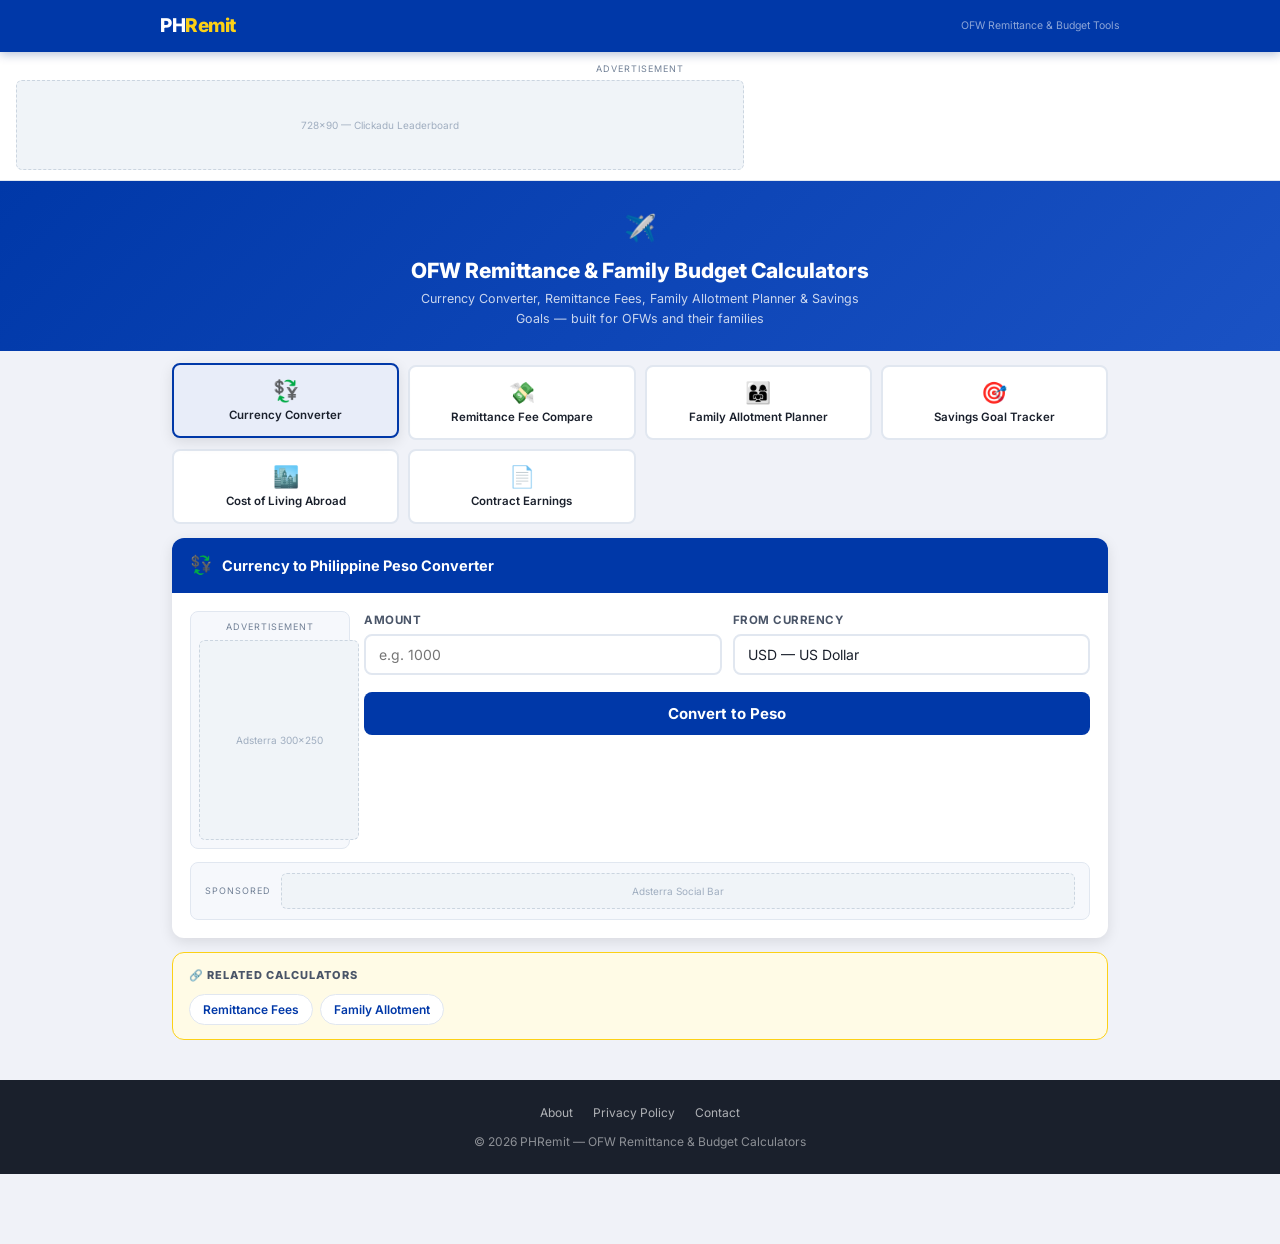
<file: index.html>
<!DOCTYPE html>
<html lang="en">
<head>
  <!-- Google tag (gtag.js) -->
<script async src="https://www.googletagmanager.com/gtag/js?id=G-ZJHF90VZEN"></script>
<script>
  window.dataLayer = window.dataLayer || [];
  function gtag(){dataLayer.push(arguments);}
  gtag('js', new Date());

  gtag('config', 'G-ZJHF90VZEN');
</script>
<meta charset="UTF-8">
<meta name="viewport" content="width=device-width, initial-scale=1.0">
<meta name="description" content="PHRemit - Free OFW remittance calculators. Currency converter, remittance fee comparison, family budget planner, savings goal tracker for overseas Filipino workers.">
<meta name="keywords" content="ofw remittance calculator, peso dollar converter, remittance fee comparison philippines, ofw budget planner, balikbayan box calculator">
<title>PHRemit — OFW Remittance & Budget Calculators 2026</title>
<!-- <script src="//cdn.monetag.com/multitag.js?z={MONETAG_PUBLISHER_ID}" async></script> -->
<link href="https://fonts.googleapis.com/css2?family=Inter:wght@400;500;600;700;800&display=swap" rel="stylesheet">
<link rel="stylesheet" href="style.css">
</head>
<body>
<header class="site-header">
  <div class="header-inner">
    <a class="logo" href="index.html">PH<span>Remit</span></a>
    <span class="header-tagline">OFW Remittance & Budget Tools</span>
  </div>
</header>
<div class="ad-leaderboard">
  <span class="ad-label">Advertisement</span>
  <!-- CLICKADU 728x90 LEADERBOARD START -->
  <!-- <script async type="application/javascript" src="//cdn.clickadu.com/banner.js?id={CLICKADU_ZONE_ID}"></script> -->
  <!-- CLICKADU 728x90 LEADERBOARD END -->
  <div style="width:728px;height:90px;" class="ph-placeholder">728×90 — Clickadu Leaderboard</div>
</div>
<div class="hero">
  <span class="hero-flag">✈️</span>
  <h1>OFW Remittance & Family Budget Calculators</h1>
  <p>Currency Converter, Remittance Fees, Family Allotment Planner & Savings Goals — built for OFWs and their families</p>
</div>
<div class="main-wrap">
  <div class="tool-grid">
    <button class="tool-btn active" onclick="showTool('currency')" id="btn-currency"><span class="tool-icon">💱</span><span class="tool-name">Currency Converter</span></button>
    <button class="tool-btn" onclick="showTool('remitfee')" id="btn-remitfee"><span class="tool-icon">💸</span><span class="tool-name">Remittance Fee Compare</span></button>
    <button class="tool-btn" onclick="showTool('allotment')" id="btn-allotment"><span class="tool-icon">👨‍👩‍👧</span><span class="tool-name">Family Allotment Planner</span></button>
    <button class="tool-btn" onclick="showTool('savings')" id="btn-savings"><span class="tool-icon">🎯</span><span class="tool-name">Savings Goal Tracker</span></button>
    <button class="tool-btn" onclick="showTool('costliving')" id="btn-costliving"><span class="tool-icon">🏙️</span><span class="tool-name">Cost of Living Abroad</span></button>
    <button class="tool-btn" onclick="showTool('contract')" id="btn-contract"><span class="tool-icon">📄</span><span class="tool-name">Contract Earnings</span></button>
  </div>

  <div class="tool-section active" id="tool-currency">
    <div class="calc-card">
      <div class="calc-header"><span class="calc-icon">💱</span><h2>Currency to Philippine Peso Converter</h2></div>
      <div class="calc-body">
        <div class="ad-native-wrap">
          <div class="ad-native-side"><div class="ad-box"><span class="ad-label">Advertisement</span><div style="width:160px;height:200px;" class="ph-placeholder">Adsterra 300×250</div></div></div>
          <div class="ad-main">
            <div class="form-row">
              <div class="form-group"><label>Amount</label><input type="number" id="cur-amount" placeholder="e.g. 1000" min="0"></div>
              <div class="form-group"><label>From Currency</label>
                <select id="cur-from">
                  <option value="usd">USD — US Dollar</option>
                  <option value="sar">SAR — Saudi Riyal</option>
                  <option value="aed">AED — UAE Dirham</option>
                  <option value="hkd">HKD — Hong Kong Dollar</option>
                  <option value="sgd">SGD — Singapore Dollar</option>
                  <option value="jpy">JPY — Japanese Yen</option>
                  <option value="kwd">KWD — Kuwaiti Dinar</option>
                  <option value="qar">QAR — Qatari Riyal</option>
                  <option value="eur">EUR — Euro</option>
                  <option value="cad">CAD — Canadian Dollar</option>
                </select>
              </div>
            </div>
            <button class="btn-calc" onclick="calcCurrency()">Convert to Peso</button>
            <div class="result-box" id="cur-result">
              <div class="result-title">Conversion Result (Indicative Rate)</div>
              <div class="result-row"><span class="result-label">Amount Sent</span><span class="result-value" id="r-cur-original">—</span></div>
              <div class="result-row"><span class="result-label">Exchange Rate</span><span class="result-value" id="r-cur-rate">—</span></div>
              <div class="result-row"><span class="result-label">💰 Converted to PHP</span><span class="result-value" id="r-cur-result" style="font-size:18px;">—</span></div>
              <p style="font-size:11px;color:#718096;margin-top:8px;">* Indicative mid-market rate only. Actual remittance rate will differ — check your provider for exact rates.</p>
              <div class="action-btns">
                <a class="btn-action" href="#" onclick="return handleDirectLink('adsterra')" target="_blank" rel="noopener">📥 Save Result</a>
                <a class="btn-action" href="#" onclick="return handleDirectLink('mobidea')" target="_blank" rel="noopener">📤 Share</a>
                <button class="btn-action" onclick="showTool('remitfee')">Compare Fees →</button>
              </div>
            </div>
          </div>
        </div>
        <div class="ad-social-bar"><span class="ad-label">Sponsored</span><div style="width:100%;height:36px;" class="ph-placeholder">Adsterra Social Bar</div></div>
      </div>
    </div>
    <div class="related-tools"><h4>🔗 Related Calculators</h4><div class="related-list">
      <span class="related-link" onclick="showTool('remitfee')">Remittance Fees</span>
      <span class="related-link" onclick="showTool('allotment')">Family Allotment</span>
    </div></div>
  </div>

  <div class="tool-section" id="tool-remitfee">
    <div class="calc-card">
      <div class="calc-header"><span class="calc-icon">💸</span><h2>Remittance Fee Comparison Calculator</h2></div>
      <div class="calc-body">
        <div class="ad-native-wrap">
          <div class="ad-native-side"><div class="ad-box"><span class="ad-label">Advertisement</span><div style="width:160px;height:200px;" class="ph-placeholder">Adsterra 300×250</div></div></div>
          <div class="ad-main">
            <div class="form-group"><label>Amount to Send (USD)</label><input type="number" id="fee-amount" placeholder="e.g. 500" min="0"></div>
            <button class="btn-calc" onclick="calcRemitFee()">Compare Estimated Fees</button>
            <div class="result-box" id="fee-result">
              <div class="result-title">Estimated Fee Comparison (Typical Ranges)</div>
              <div class="result-row"><span class="result-label">Bank Wire Transfer</span><span class="result-value red" id="r-fee-bank">—</span></div>
              <div class="result-row"><span class="result-label">Remittance Center (Door-to-Door)</span><span class="result-value red" id="r-fee-center">—</span></div>
              <div class="result-row"><span class="result-label">Digital Wallet Transfer</span><span class="result-value red" id="r-fee-digital">—</span></div>
              <div class="result-row"><span class="result-label">Cheapest Option (Est.)</span><span class="result-value green" id="r-fee-cheapest">—</span></div>
              <p style="font-size:11px;color:#718096;margin-top:8px;">* Estimates only, based on typical industry fee ranges. Actual fees vary by provider and corridor.</p>
              <div class="action-btns">
                <a class="btn-action" href="#" onclick="return handleDirectLink('adsterra')" target="_blank" rel="noopener">📥 Save Result</a>
                <a class="btn-action" href="#" onclick="return handleDirectLink('mobidea')" target="_blank" rel="noopener">📤 Share</a>
                <button class="btn-action" onclick="showTool('currency')">Currency Converter →</button>
              </div>
            </div>
          </div>
        </div>
        <div class="ad-social-bar"><span class="ad-label">Sponsored</span><div style="width:100%;height:36px;" class="ph-placeholder">Adsterra Social Bar</div></div>
      </div>
    </div>
    <div class="related-tools"><h4>🔗 Related Calculators</h4><div class="related-list">
      <span class="related-link" onclick="showTool('currency')">Currency Converter</span>
      <span class="related-link" onclick="showTool('allotment')">Family Allotment</span>
    </div></div>
  </div>

  <div class="tool-section" id="tool-allotment">
    <div class="calc-card">
      <div class="calc-header"><span class="calc-icon">👨‍👩‍👧</span><h2>Family Allotment Budget Planner</h2></div>
      <div class="calc-body">
        <div class="ad-native-wrap">
          <div class="ad-native-side"><div class="ad-box"><span class="ad-label">Advertisement</span><div style="width:160px;height:200px;" class="ph-placeholder">Adsterra 300×250</div></div></div>
          <div class="ad-main">
            <div class="form-group"><label>Monthly Remittance Amount (PHP)</label><input type="number" id="allot-total" placeholder="e.g. 30000" min="0"></div>
            <div class="form-group"><label>Number of Dependents</label><input type="number" id="allot-deps" placeholder="e.g. 3" min="1" max="10"></div>
            <button class="btn-calc" onclick="calcAllotment()">Generate Budget Plan</button>
            <div class="result-box" id="allot-result">
              <div class="result-title">Suggested Monthly Budget Allocation</div>
              <div class="result-row"><span class="result-label">Food & Household (40%)</span><span class="result-value" id="r-allot-food">—</span></div>
              <div class="result-row"><span class="result-label">Education (20%)</span><span class="result-value" id="r-allot-edu">—</span></div>
              <div class="result-row"><span class="result-label">Utilities & Bills (15%)</span><span class="result-value" id="r-allot-bills">—</span></div>
              <div class="result-row"><span class="result-label">Savings (15%)</span><span class="result-value green" id="r-allot-savings">—</span></div>
              <div class="result-row"><span class="result-label">Emergency Fund (10%)</span><span class="result-value" id="r-allot-emergency">—</span></div>
              <div class="action-btns">
                <a class="btn-action" href="#" onclick="return handleDirectLink('adsterra')" target="_blank" rel="noopener">📥 Save Plan</a>
                <a class="btn-action" href="#" onclick="return handleDirectLink('mobidea')" target="_blank" rel="noopener">📤 Share</a>
                <button class="btn-action" onclick="showTool('savings')">Savings Goal →</button>
              </div>
            </div>
          </div>
        </div>
        <div class="ad-social-bar"><span class="ad-label">Sponsored</span><div style="width:100%;height:36px;" class="ph-placeholder">Adsterra Social Bar</div></div>
      </div>
    </div>
    <div class="related-tools"><h4>🔗 Related Calculators</h4><div class="related-list">
      <span class="related-link" onclick="showTool('savings')">Savings Goal</span>
      <span class="related-link" onclick="showTool('remitfee')">Remittance Fees</span>
    </div></div>
  </div>

  <div class="tool-section" id="tool-savings">
    <div class="calc-card">
      <div class="calc-header"><span class="calc-icon">🎯</span><h2>OFW Savings Goal Tracker</h2></div>
      <div class="calc-body">
        <div class="ad-native-wrap">
          <div class="ad-native-side"><div class="ad-box"><span class="ad-label">Advertisement</span><div style="width:160px;height:200px;" class="ph-placeholder">Adsterra 300×250</div></div></div>
          <div class="ad-main">
            <div class="form-group"><label>Savings Goal (PHP)</label><input type="number" id="sav-goal" placeholder="e.g. 500000" min="0"></div>
            <div class="form-group"><label>Current Savings (PHP)</label><input type="number" id="sav-current" placeholder="e.g. 50000" min="0"></div>
            <div class="form-group"><label>Monthly Savings Amount (PHP)</label><input type="number" id="sav-monthly" placeholder="e.g. 15000" min="0"></div>
            <button class="btn-calc" onclick="calcSavings()">Calculate Time to Goal</button>
            <div class="result-box" id="sav-result">
              <div class="result-title">Savings Timeline</div>
              <div class="result-row"><span class="result-label">Amount Remaining</span><span class="result-value" id="r-sav-remaining">—</span></div>
              <div class="result-row"><span class="result-label">Months to Reach Goal</span><span class="result-value" id="r-sav-months" style="font-size:18px;">—</span></div>
              <div class="result-row"><span class="result-label">Estimated Date</span><span class="result-value green" id="r-sav-date">—</span></div>
              <div class="action-btns">
                <a class="btn-action" href="#" onclick="return handleDirectLink('adsterra')" target="_blank" rel="noopener">📥 Save Result</a>
                <a class="btn-action" href="#" onclick="return handleDirectLink('mobidea')" target="_blank" rel="noopener">📤 Share</a>
                <button class="btn-action" onclick="showTool('allotment')">Allotment Planner →</button>
              </div>
            </div>
          </div>
        </div>
        <div class="ad-social-bar"><span class="ad-label">Sponsored</span><div style="width:100%;height:36px;" class="ph-placeholder">Adsterra Social Bar</div></div>
      </div>
    </div>
    <div class="related-tools"><h4>🔗 Related Calculators</h4><div class="related-list">
      <span class="related-link" onclick="showTool('allotment')">Family Allotment</span>
      <span class="related-link" onclick="showTool('contract')">Contract Earnings</span>
    </div></div>
  </div>

  <div class="tool-section" id="tool-costliving">
    <div class="calc-card">
      <div class="calc-header"><span class="calc-icon">🏙️</span><h2>Cost of Living Comparison</h2></div>
      <div class="calc-body">
        <div class="ad-native-wrap">
          <div class="ad-native-side"><div class="ad-box"><span class="ad-label">Advertisement</span><div style="width:160px;height:200px;" class="ph-placeholder">Adsterra 300×250</div></div></div>
          <div class="ad-main">
            <div class="form-group"><label>Monthly Income Abroad</label><input type="number" id="col-income" placeholder="e.g. 2000" min="0"></div>
            <div class="form-group"><label>Currency</label>
              <select id="col-currency">
                <option value="usd">USD</option><option value="sar">SAR</option><option value="aed">AED</option>
                <option value="hkd">HKD</option><option value="sgd">SGD</option>
              </select>
            </div>
            <div class="form-group"><label>Estimated Monthly Living Cost Abroad</label><input type="number" id="col-cost" placeholder="e.g. 800" min="0"></div>
            <button class="btn-calc" onclick="calcCostLiving()">Calculate Disposable Income</button>
            <div class="result-box" id="col-result">
              <div class="result-title">Disposable Income for Remittance</div>
              <div class="result-row"><span class="result-label">Income (PHP equivalent)</span><span class="result-value" id="r-col-income">—</span></div>
              <div class="result-row"><span class="result-label">Living Costs (PHP equivalent)</span><span class="result-value red" id="r-col-cost">—</span></div>
              <div class="result-row"><span class="result-label">💰 Disposable for Remittance</span><span class="result-value green" id="r-col-disposable" style="font-size:17px;">—</span></div>
              <div class="action-btns">
                <a class="btn-action" href="#" onclick="return handleDirectLink('adsterra')" target="_blank" rel="noopener">📥 Save Result</a>
                <a class="btn-action" href="#" onclick="return handleDirectLink('mobidea')" target="_blank" rel="noopener">📤 Share</a>
                <button class="btn-action" onclick="showTool('allotment')">Allotment Planner →</button>
              </div>
            </div>
          </div>
        </div>
        <div class="ad-social-bar"><span class="ad-label">Sponsored</span><div style="width:100%;height:36px;" class="ph-placeholder">Adsterra Social Bar</div></div>
      </div>
    </div>
    <div class="related-tools"><h4>🔗 Related Calculators</h4><div class="related-list">
      <span class="related-link" onclick="showTool('currency')">Currency Converter</span>
      <span class="related-link" onclick="showTool('allotment')">Family Allotment</span>
    </div></div>
  </div>

  <div class="tool-section" id="tool-contract">
    <div class="calc-card">
      <div class="calc-header"><span class="calc-icon">📄</span><h2>Overseas Contract Total Earnings Calculator</h2></div>
      <div class="calc-body">
        <div class="ad-native-wrap">
          <div class="ad-native-side"><div class="ad-box"><span class="ad-label">Advertisement</span><div style="width:160px;height:200px;" class="ph-placeholder">Adsterra 300×250</div></div></div>
          <div class="ad-main">
            <div class="form-row">
              <div class="form-group"><label>Monthly Salary</label><input type="number" id="con-salary" placeholder="e.g. 2000" min="0"></div>
              <div class="form-group"><label>Currency</label>
                <select id="con-currency"><option value="usd">USD</option><option value="sar">SAR</option><option value="aed">AED</option><option value="hkd">HKD</option><option value="sgd">SGD</option></select>
              </div>
            </div>
            <div class="form-group"><label>Contract Duration (Months)</label><input type="number" id="con-months" placeholder="e.g. 24" min="1" max="60"></div>
            <button class="btn-calc" onclick="calcContract()">Calculate Total Contract Earnings</button>
            <div class="result-box" id="con-result">
              <div class="result-title">Total Contract Value</div>
              <div class="result-row"><span class="result-label">Monthly Salary (PHP)</span><span class="result-value" id="r-con-monthly">—</span></div>
              <div class="result-row"><span class="result-label">Contract Duration</span><span class="result-value" id="r-con-duration">—</span></div>
              <div class="result-row"><span class="result-label">💰 Total Contract Earnings (PHP)</span><span class="result-value" id="r-con-total" style="font-size:17px;">—</span></div>
              <div class="action-btns">
                <a class="btn-action" href="#" onclick="return handleDirectLink('adsterra')" target="_blank" rel="noopener">📥 Save Result</a>
                <a class="btn-action" href="#" onclick="return handleDirectLink('mobidea')" target="_blank" rel="noopener">📤 Share</a>
                <button class="btn-action" onclick="showTool('savings')">Savings Goal →</button>
              </div>
            </div>
          </div>
        </div>
        <div class="ad-social-bar"><span class="ad-label">Sponsored</span><div style="width:100%;height:36px;" class="ph-placeholder">Adsterra Social Bar</div></div>
      </div>
    </div>
    <div class="related-tools"><h4>🔗 Related Calculators</h4><div class="related-list">
      <span class="related-link" onclick="showTool('savings')">Savings Goal</span>
      <span class="related-link" onclick="showTool('currency')">Currency Converter</span>
    </div></div>
  </div>
</div>

<div class="ad-sticky-mobile"><span class="ad-label">Advertisement</span><div style="width:320px;height:50px;margin:0 auto;" class="ph-placeholder">320×50 Mobile Banner</div></div>

<footer class="site-footer">
  <div class="footer-links"><a href="about.html">About</a><a href="privacy.html">Privacy Policy</a><a href="contact.html">Contact</a></div>
  <div>© 2026 PHRemit — OFW Remittance & Budget Calculators</div>
</footer>

<!-- <script async src="//cdn.adsterra.com/js/pop-ad.js?z={ADSTERRA_ZONE_ID}"></script> -->
<!-- <script async src="//cdn.propellerads.com/interstitial.js?id={PROPELLERADS_ZONE_ID}"></script> -->
<!-- <script async src="//cdn.propellerads.com/pushsub.js?id={PROPELLERADS_PUSH_ID}"></script> -->

<script>
function showTool(name) {
  document.querySelectorAll('.tool-section').forEach(s => s.classList.remove('active'));
  document.querySelectorAll('.tool-btn').forEach(b => b.classList.remove('active'));
  document.getElementById('tool-' + name).classList.add('active');
  document.getElementById('btn-' + name).classList.add('active');
  window.scrollTo({ top: 0, behavior: 'smooth' });
}
function handleDirectLink(network) {
  const links = { adsterra: 'https://www.adsterra.com/direct-link/?YOUR_ADSTERRA_DIRECT_LINK_HERE', mobidea: 'https://ml.mobidea.com/r/smartlink/?YOUR_MOBIDEA_SMARTLINK_HERE' };
  if (links[network].includes('YOUR_')) return false;
  window.open(links[network], '_blank', 'noopener');
  return false;
}
function fmt(n) { return '₱ ' + Math.round(n).toLocaleString('en-PH'); }

const RATES = { usd:57.8, sar:15.4, aed:15.7, hkd:7.4, sgd:43.2, jpy:0.39, kwd:188.5, qar:15.9, eur:62.9, cad:42.1 };

function calcCurrency() {
  const amt = parseFloat(document.getElementById('cur-amount').value) || 0;
  const from = document.getElementById('cur-from').value;
  if (!amt) { alert('Please enter an amount.'); return; }
  const rate = RATES[from];
  const result = amt * rate;
  document.getElementById('r-cur-original').textContent = amt.toLocaleString() + ' ' + from.toUpperCase();
  document.getElementById('r-cur-rate').textContent = '1 ' + from.toUpperCase() + ' ≈ ₱' + rate;
  document.getElementById('r-cur-result').textContent = fmt(result);
  document.getElementById('cur-result').classList.add('show');
}

function calcRemitFee() {
  const amt = parseFloat(document.getElementById('fee-amount').value) || 0;
  if (!amt) { alert('Please enter an amount.'); return; }
  const bank = amt * 0.03 + 25;
  const center = amt * 0.015 + 5;
  const digital = amt * 0.01 + 2;
  document.getElementById('r-fee-bank').textContent = '$' + bank.toFixed(2);
  document.getElementById('r-fee-center').textContent = '$' + center.toFixed(2);
  document.getElementById('r-fee-digital').textContent = '$' + digital.toFixed(2);
  document.getElementById('r-fee-cheapest').textContent = 'Digital Wallet — $' + digital.toFixed(2);
  document.getElementById('fee-result').classList.add('show');
}

function calcAllotment() {
  const total = parseFloat(document.getElementById('allot-total').value) || 0;
  if (!total) { alert('Please enter a monthly amount.'); return; }
  document.getElementById('r-allot-food').textContent = fmt(total * 0.40);
  document.getElementById('r-allot-edu').textContent = fmt(total * 0.20);
  document.getElementById('r-allot-bills').textContent = fmt(total * 0.15);
  document.getElementById('r-allot-savings').textContent = fmt(total * 0.15);
  document.getElementById('r-allot-emergency').textContent = fmt(total * 0.10);
  document.getElementById('allot-result').classList.add('show');
}

function calcSavings() {
  const goal = parseFloat(document.getElementById('sav-goal').value) || 0;
  const current = parseFloat(document.getElementById('sav-current').value) || 0;
  const monthly = parseFloat(document.getElementById('sav-monthly').value) || 0;
  if (!goal || !monthly) { alert('Please fill in goal and monthly savings.'); return; }
  const remaining = goal - current;
  if (remaining <= 0) { alert('You have already reached your goal!'); return; }
  const months = Math.ceil(remaining / monthly);
  const targetDate = new Date();
  targetDate.setMonth(targetDate.getMonth() + months);
  document.getElementById('r-sav-remaining').textContent = fmt(remaining);
  document.getElementById('r-sav-months').textContent = months + ' months';
  document.getElementById('r-sav-date').textContent = targetDate.toLocaleDateString('en-US', {month:'long', year:'numeric'});
  document.getElementById('sav-result').classList.add('show');
}

function calcCostLiving() {
  const income = parseFloat(document.getElementById('col-income').value) || 0;
  const currency = document.getElementById('col-currency').value;
  const cost = parseFloat(document.getElementById('col-cost').value) || 0;
  if (!income || !cost) { alert('Please fill all fields.'); return; }
  const rate = RATES[currency];
  const incomePhp = income * rate;
  const costPhp = cost * rate;
  const disposable = incomePhp - costPhp;
  document.getElementById('r-col-income').textContent = fmt(incomePhp);
  document.getElementById('r-col-cost').textContent = fmt(costPhp);
  document.getElementById('r-col-disposable').textContent = fmt(disposable);
  document.getElementById('col-result').classList.add('show');
}

function calcContract() {
  const salary = parseFloat(document.getElementById('con-salary').value) || 0;
  const currency = document.getElementById('con-currency').value;
  const months = parseFloat(document.getElementById('con-months').value) || 0;
  if (!salary || !months) { alert('Please fill all fields.'); return; }
  const rate = RATES[currency];
  const monthlyPhp = salary * rate;
  const total = monthlyPhp * months;
  document.getElementById('r-con-monthly').textContent = fmt(monthlyPhp);
  document.getElementById('r-con-duration').textContent = months + ' months';
  document.getElementById('r-con-total').textContent = fmt(total);
  document.getElementById('con-result').classList.add('show');
}
</script>
</body>
</html>
</file>
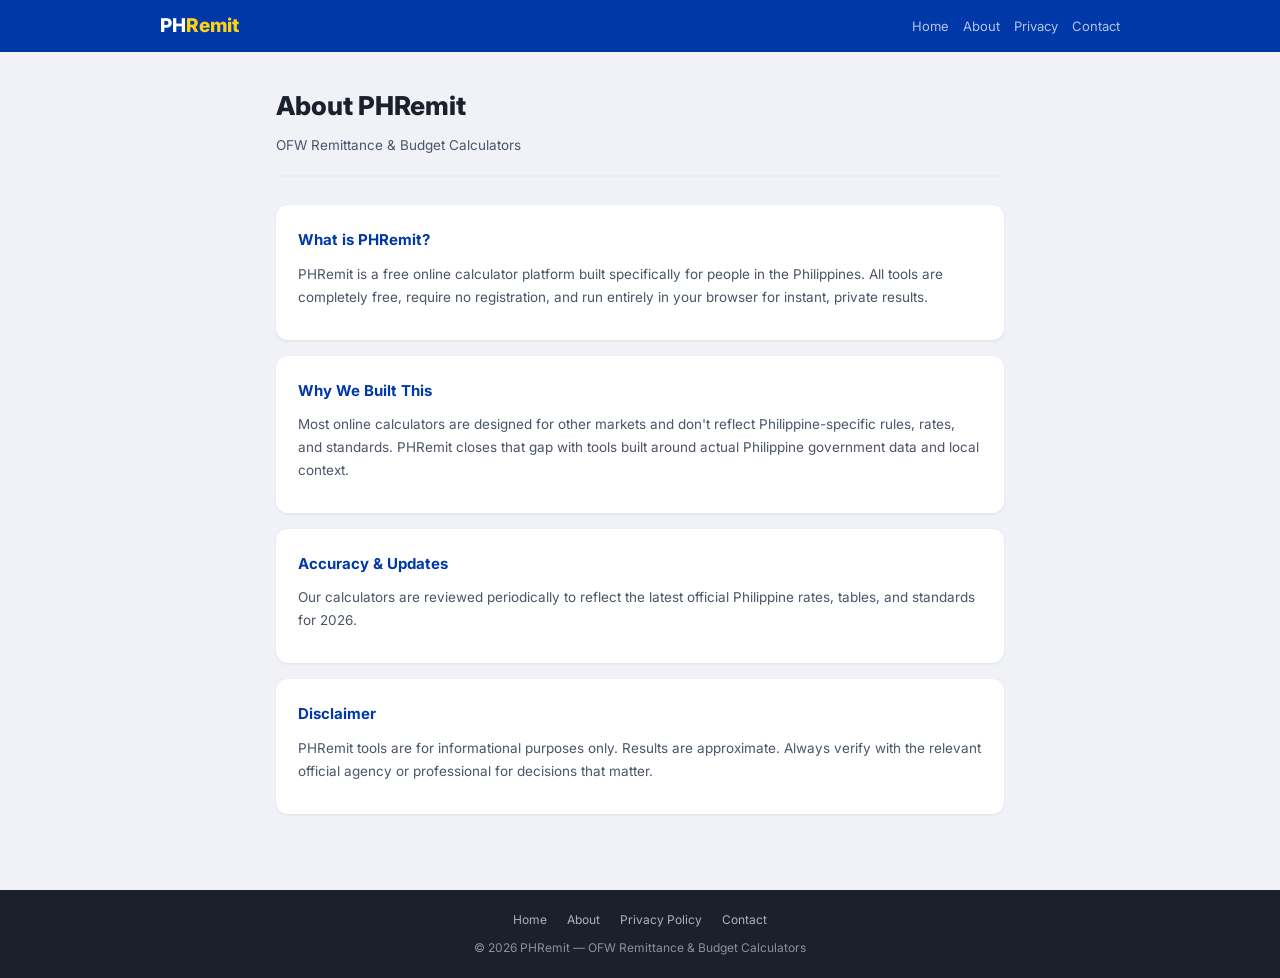
<file: about.html>
<!DOCTYPE html><html lang="en"><head><meta charset="UTF-8"><meta name="viewport" content="width=device-width, initial-scale=1.0">
<meta name="description" content="About PHRemit - OFW Remittance & Budget Calculators">
<title>About Us — PHRemit</title>
<link href="https://fonts.googleapis.com/css2?family=Inter:wght@400;500;600;700&display=swap" rel="stylesheet">
<style>
:root{--primary:#0038a8;--primary-pale:#e8edf9;--border:#e1e7f0;--text:#1a202c;--text2:#4a5568;--bg:#f0f2f8;--gold:#fcd116;}
*{box-sizing:border-box;margin:0;padding:0;}body{font-family:'Inter',sans-serif;background:var(--bg);color:var(--text);font-size:14px;line-height:1.7;}
.site-header{background:var(--primary);padding:0 16px;}.header-inner{max-width:960px;margin:0 auto;height:52px;display:flex;align-items:center;justify-content:space-between;}
.logo{font-size:19px;font-weight:800;color:#fff;text-decoration:none;}.logo span{color:var(--gold);}
.nav a{color:rgba(255,255,255,.7);text-decoration:none;font-size:13px;margin-left:14px;}.nav a:hover{color:#fff;}
.main-wrap{max-width:760px;margin:0 auto;padding:32px 16px 60px;}.page-title{font-size:26px;font-weight:800;margin-bottom:6px;}
.page-sub{font-size:13.5px;color:var(--text2);margin-bottom:28px;padding-bottom:18px;border-bottom:2px solid var(--primary-pale);}
.card{background:#fff;border-radius:12px;padding:22px;margin-bottom:16px;box-shadow:0 1px 3px rgba(0,0,0,.08);}
.card h2{font-size:15px;font-weight:700;color:var(--primary);margin-bottom:10px;}.card p{font-size:13.5px;color:var(--text2);margin-bottom:9px;}
.card ul{padding-left:18px;}.card ul li{font-size:13.5px;color:var(--text2);margin-bottom:5px;}
.site-footer{background:var(--text);color:rgba(255,255,255,.5);text-align:center;padding:20px 16px;font-size:12px;}
.site-footer a{color:rgba(255,255,255,.65);text-decoration:none;margin:0 10px;}
</style></head><body>
<header class="site-header"><div class="header-inner"><a class="logo" href="index.html">PH<span>Remit</span></a>
<nav class="nav"><a href="index.html">Home</a><a href="about.html">About</a><a href="privacy.html">Privacy</a><a href="contact.html">Contact</a></nav></div></header>
<div class="main-wrap">
<div class="page-title">About PHRemit</div>
<div class="page-sub">OFW Remittance & Budget Calculators</div>
<div class="card"><h2>What is PHRemit?</h2>
<p>PHRemit is a free online calculator platform built specifically for people in the Philippines. All tools are completely free, require no registration, and run entirely in your browser for instant, private results.</p></div>
<div class="card"><h2>Why We Built This</h2>
<p>Most online calculators are designed for other markets and don't reflect Philippine-specific rules, rates, and standards. PHRemit closes that gap with tools built around actual Philippine government data and local context.</p></div>
<div class="card"><h2>Accuracy & Updates</h2>
<p>Our calculators are reviewed periodically to reflect the latest official Philippine rates, tables, and standards for 2026.</p></div>
<div class="card"><h2>Disclaimer</h2>
<p>PHRemit tools are for informational purposes only. Results are approximate. Always verify with the relevant official agency or professional for decisions that matter.</p></div>
</div>
<footer class="site-footer"><div style="margin-bottom:8px;"><a href="index.html">Home</a><a href="about.html">About</a><a href="privacy.html">Privacy Policy</a><a href="contact.html">Contact</a></div>
© 2026 PHRemit — OFW Remittance & Budget Calculators</footer>
</body></html>
</file>
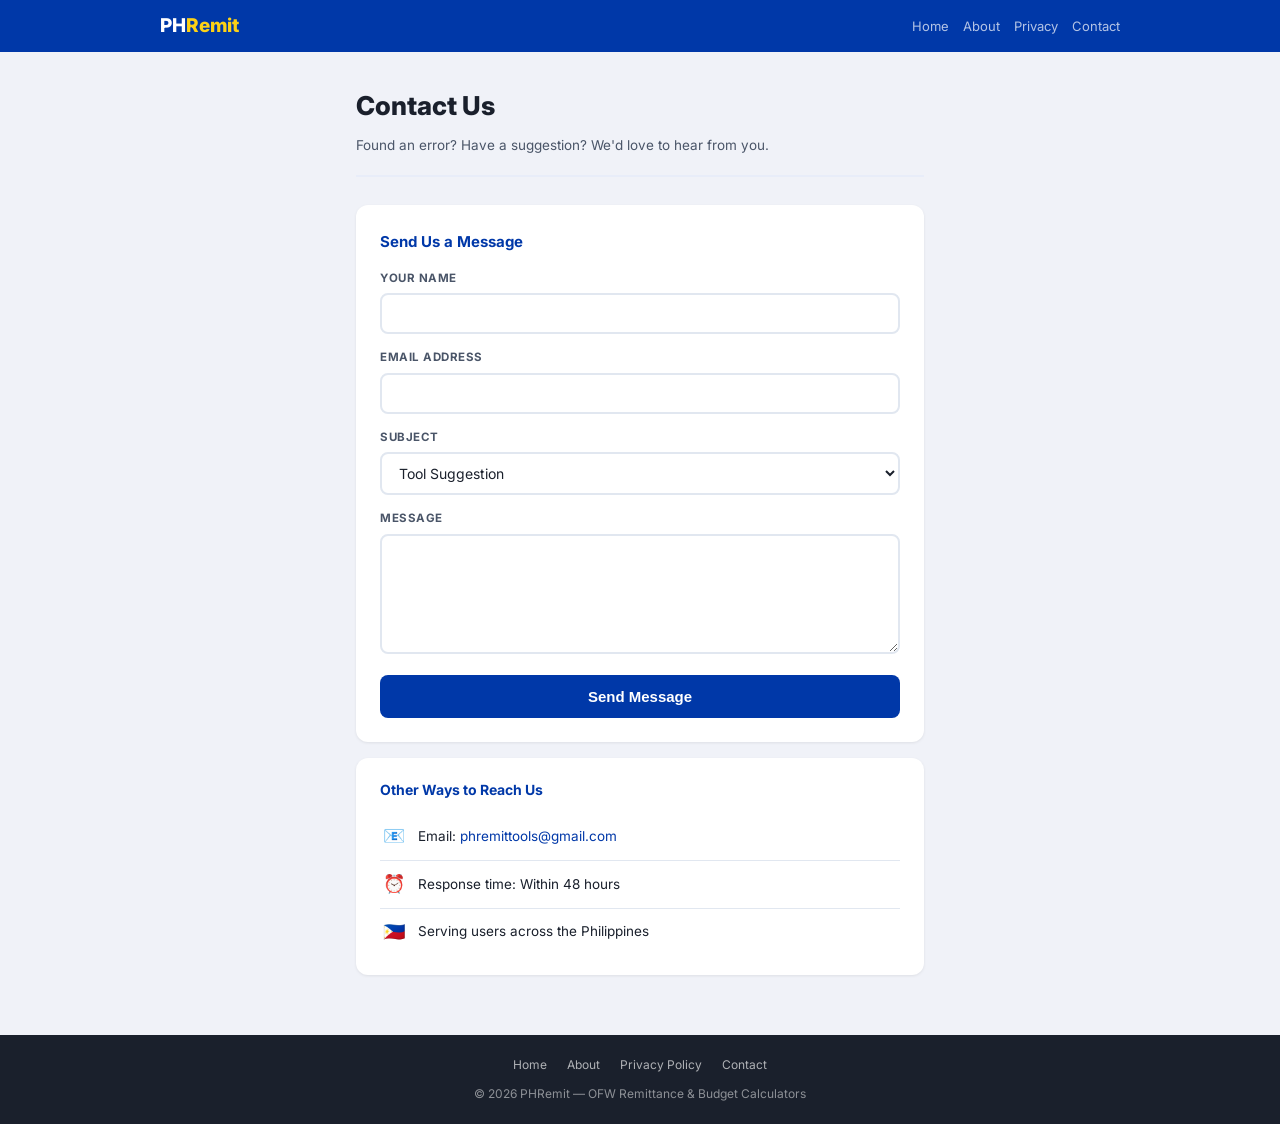
<file: contact.html>
<!DOCTYPE html><html lang="en"><head><meta charset="UTF-8"><meta name="viewport" content="width=device-width, initial-scale=1.0">
<meta name="description" content="Contact PHRemit - Feedback, tool suggestions or support.">
<title>Contact Us — PHRemit</title>
<link href="https://fonts.googleapis.com/css2?family=Inter:wght@400;500;600;700&display=swap" rel="stylesheet">
<style>
:root{--primary:#0038a8;--primary-pale:#e8edf9;--border:#e1e7f0;--text:#1a202c;--text2:#4a5568;--bg:#f0f2f8;--gold:#fcd116;}
*{box-sizing:border-box;margin:0;padding:0;}body{font-family:'Inter',sans-serif;background:var(--bg);color:var(--text);font-size:14px;line-height:1.7;}
.site-header{background:var(--primary);padding:0 16px;}.header-inner{max-width:960px;margin:0 auto;height:52px;display:flex;align-items:center;justify-content:space-between;}
.logo{font-size:19px;font-weight:800;color:#fff;text-decoration:none;}.logo span{color:var(--gold);}
.nav a{color:rgba(255,255,255,.7);text-decoration:none;font-size:13px;margin-left:14px;}.nav a:hover{color:#fff;}
.main-wrap{max-width:600px;margin:0 auto;padding:32px 16px 60px;}.page-title{font-size:26px;font-weight:800;margin-bottom:6px;}
.page-sub{font-size:13.5px;color:var(--text2);margin-bottom:28px;padding-bottom:18px;border-bottom:2px solid var(--primary-pale);}
.contact-card{background:#fff;border-radius:12px;padding:24px;margin-bottom:16px;box-shadow:0 1px 3px rgba(0,0,0,.08);}
.contact-card h2{font-size:15px;font-weight:700;color:var(--primary);margin-bottom:14px;}
.form-group{margin-bottom:14px;}.form-group label{display:block;font-size:11.5px;font-weight:700;color:var(--text2);margin-bottom:5px;text-transform:uppercase;letter-spacing:.5px;}
.form-group input,.form-group select,.form-group textarea{width:100%;padding:10px 13px;border:2px solid var(--border);border-radius:8px;font-size:14px;font-family:'Inter',sans-serif;background:#fff;color:var(--text);}
.form-group input:focus,.form-group select:focus,.form-group textarea:focus{outline:none;border-color:var(--primary);}
.form-group textarea{height:120px;resize:vertical;}
.btn-submit{width:100%;padding:13px;background:var(--primary);color:#fff;border:none;border-radius:8px;font-size:15px;font-weight:700;cursor:pointer;}
.info-card{background:#fff;border-radius:12px;padding:20px 24px;box-shadow:0 1px 3px rgba(0,0,0,.08);}
.info-card h3{font-size:14px;font-weight:700;color:var(--primary);margin-bottom:12px;}
.info-row{display:flex;align-items:center;gap:10px;padding:8px 0;border-bottom:1px solid var(--border);font-size:13.5px;}
.info-row:last-child{border-bottom:none;}.info-row .icon{font-size:18px;width:28px;text-align:center;}.info-row a{color:var(--primary);text-decoration:none;}
.site-footer{background:var(--text);color:rgba(255,255,255,.5);text-align:center;padding:20px 16px;font-size:12px;}
.site-footer a{color:rgba(255,255,255,.65);text-decoration:none;margin:0 10px;}
</style></head><body>
<header class="site-header"><div class="header-inner"><a class="logo" href="index.html">PH<span>Remit</span></a>
<nav class="nav"><a href="index.html">Home</a><a href="about.html">About</a><a href="privacy.html">Privacy</a><a href="contact.html">Contact</a></nav></div></header>
<div class="main-wrap">
<div class="page-title">Contact Us</div>
<div class="page-sub">Found an error? Have a suggestion? We'd love to hear from you.</div>
<div class="contact-card"><h2>Send Us a Message</h2>
<form action="https://formspree.io/f/YOUR_FORMSPREE_ID" method="POST">
<div class="form-group"><label>Your Name</label><input type="text" name="name" required></div>
<div class="form-group"><label>Email Address</label><input type="email" name="email" required></div>
<div class="form-group"><label>Subject</label><select name="subject">
<option value="suggestion">Tool Suggestion</option><option value="error">Report an Error</option>
<option value="feedback">General Feedback</option><option value="advertising">Advertising Enquiry</option></select></div>
<div class="form-group"><label>Message</label><textarea name="message" required></textarea></div>
<button type="submit" class="btn-submit">Send Message</button></form></div>
<div class="info-card"><h3>Other Ways to Reach Us</h3>
<div class="info-row"><span class="icon">📧</span><span>Email: <a href="mailto:phremittools@gmail.com">phremittools@gmail.com</a></span></div>
<div class="info-row"><span class="icon">⏰</span><span>Response time: Within 48 hours</span></div>
<div class="info-row"><span class="icon">🇵🇭</span><span>Serving users across the Philippines</span></div></div>
</div>
<footer class="site-footer"><div style="margin-bottom:8px;"><a href="index.html">Home</a><a href="about.html">About</a><a href="privacy.html">Privacy Policy</a><a href="contact.html">Contact</a></div>
© 2026 PHRemit — OFW Remittance & Budget Calculators</footer>
</body></html>
</file>
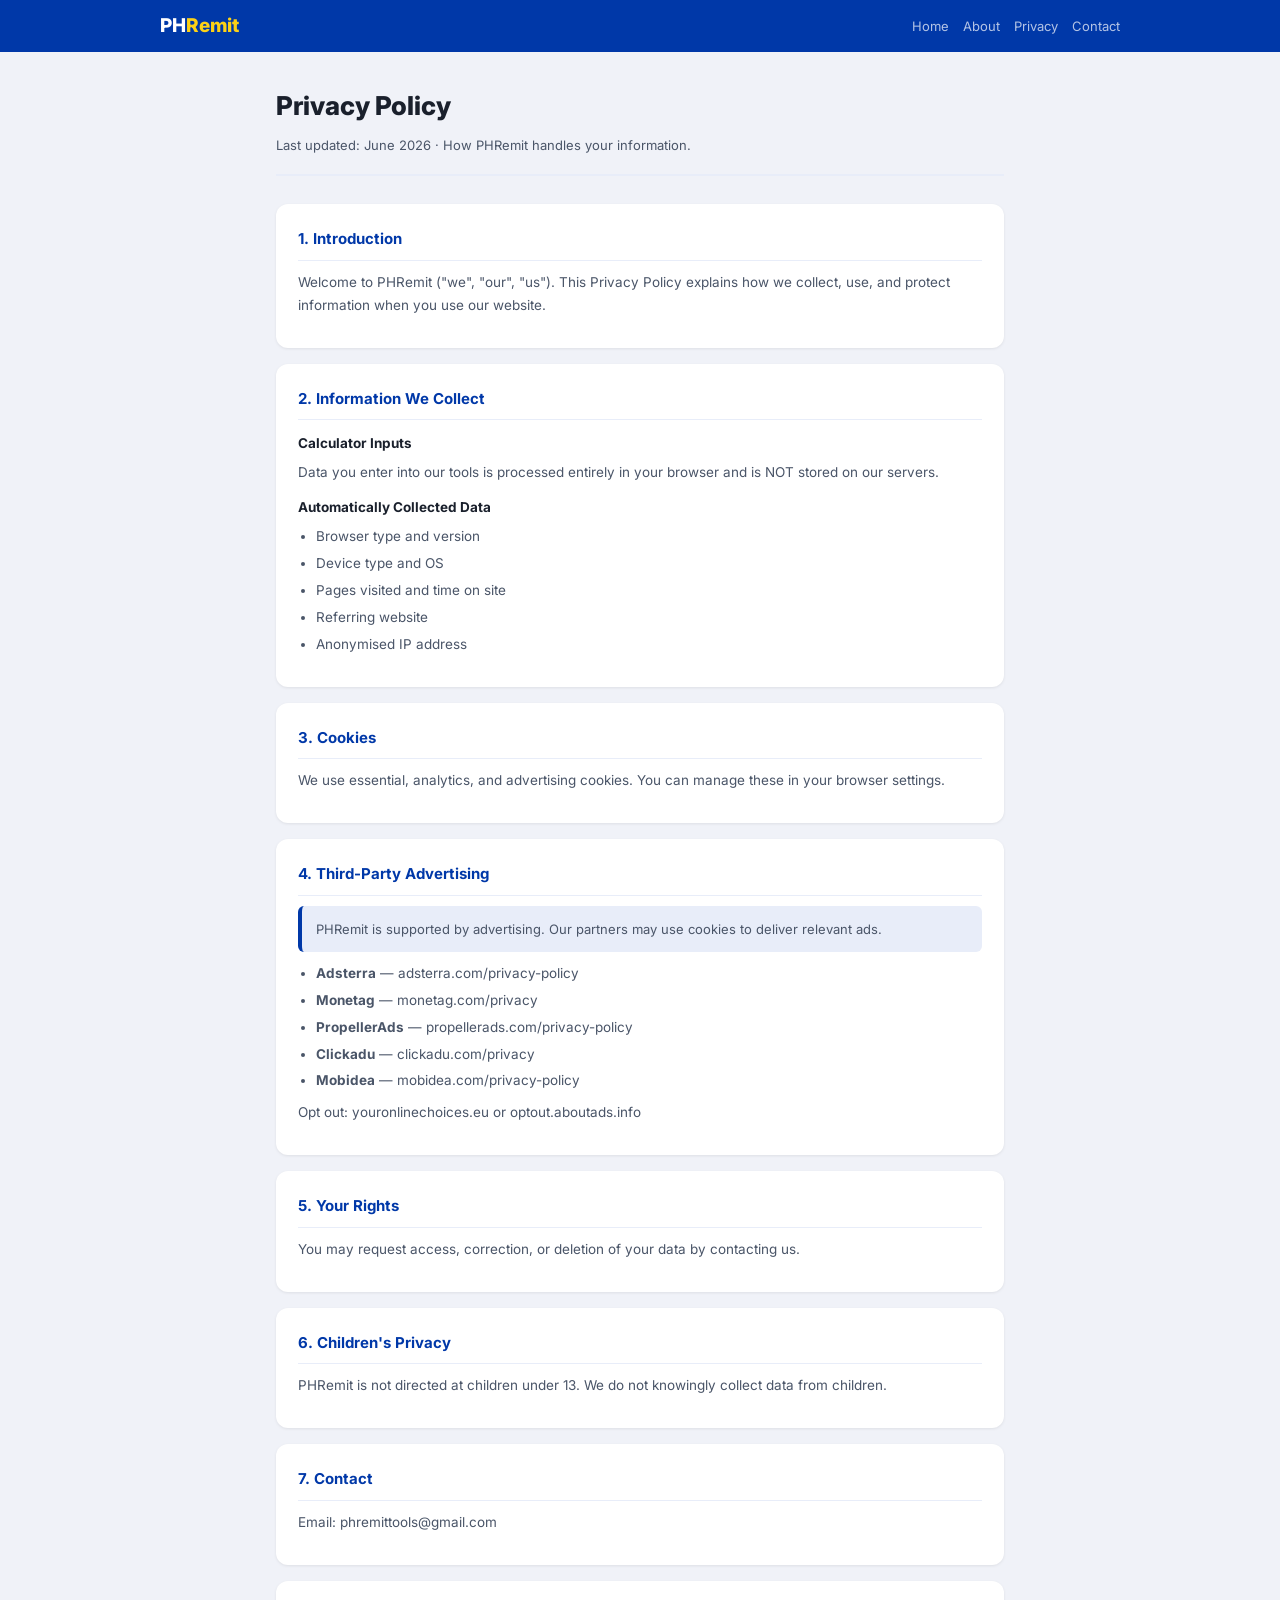
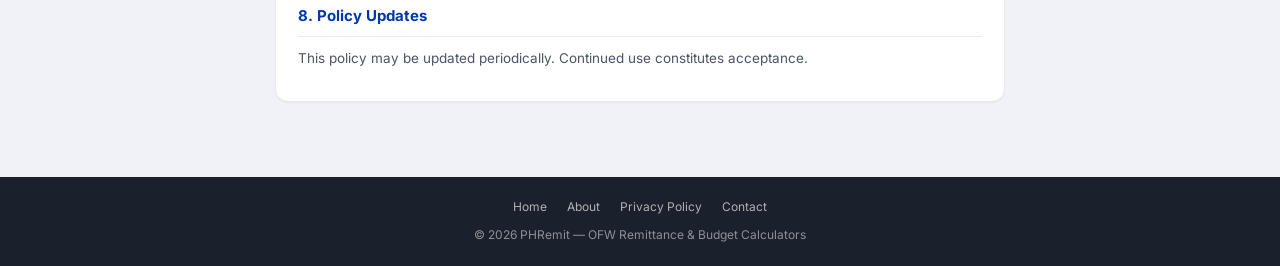
<file: privacy.html>
<!DOCTYPE html><html lang="en"><head><meta charset="UTF-8"><meta name="viewport" content="width=device-width, initial-scale=1.0">
<meta name="description" content="Privacy Policy for PHRemit">
<title>Privacy Policy — PHRemit</title>
<link href="https://fonts.googleapis.com/css2?family=Inter:wght@400;500;600;700&display=swap" rel="stylesheet">
<style>
:root{--primary:#0038a8;--primary-pale:#e8edf9;--border:#e1e7f0;--text:#1a202c;--text2:#4a5568;--bg:#f0f2f8;--gold:#fcd116;}
*{box-sizing:border-box;margin:0;padding:0;}body{font-family:'Inter',sans-serif;background:var(--bg);color:var(--text);font-size:14px;line-height:1.7;}
.site-header{background:var(--primary);padding:0 16px;}.header-inner{max-width:960px;margin:0 auto;height:52px;display:flex;align-items:center;justify-content:space-between;}
.logo{font-size:19px;font-weight:800;color:#fff;text-decoration:none;}.logo span{color:var(--gold);}
.nav a{color:rgba(255,255,255,.7);text-decoration:none;font-size:13px;margin-left:14px;}.nav a:hover{color:#fff;}
.main-wrap{max-width:760px;margin:0 auto;padding:32px 16px 60px;}.page-title{font-size:26px;font-weight:800;margin-bottom:6px;}
.page-sub{font-size:13px;color:var(--text2);margin-bottom:28px;padding-bottom:18px;border-bottom:2px solid var(--primary-pale);}
.section{background:#fff;border-radius:12px;padding:22px;margin-bottom:16px;box-shadow:0 1px 3px rgba(0,0,0,.08);}
.section h2{font-size:15px;font-weight:700;color:var(--primary);margin-bottom:10px;padding-bottom:8px;border-bottom:1px solid var(--primary-pale);}
.section h3{font-size:13.5px;font-weight:700;margin:12px 0 6px;}.section p{font-size:13.5px;color:var(--text2);margin-bottom:9px;}
.section ul{padding-left:18px;margin-bottom:9px;}.section ul li{font-size:13.5px;color:var(--text2);margin-bottom:4px;}
.highlight-box{background:var(--primary-pale);border-left:4px solid var(--primary);border-radius:6px;padding:12px 14px;margin:10px 0;font-size:13px;color:var(--text2);}
.site-footer{background:var(--text);color:rgba(255,255,255,.5);text-align:center;padding:20px 16px;font-size:12px;}
.site-footer a{color:rgba(255,255,255,.65);text-decoration:none;margin:0 10px;}
</style></head><body>
<header class="site-header"><div class="header-inner"><a class="logo" href="index.html">PH<span>Remit</span></a>
<nav class="nav"><a href="index.html">Home</a><a href="about.html">About</a><a href="privacy.html">Privacy</a><a href="contact.html">Contact</a></nav></div></header>
<div class="main-wrap">
<div class="page-title">Privacy Policy</div>
<div class="page-sub">Last updated: June 2026 · How PHRemit handles your information.</div>
<div class="section"><h2>1. Introduction</h2><p>Welcome to PHRemit ("we", "our", "us"). This Privacy Policy explains how we collect, use, and protect information when you use our website.</p></div>
<div class="section"><h2>2. Information We Collect</h2>
<h3>Calculator Inputs</h3><p>Data you enter into our tools is processed entirely in your browser and is NOT stored on our servers.</p>
<h3>Automatically Collected Data</h3><ul><li>Browser type and version</li><li>Device type and OS</li><li>Pages visited and time on site</li><li>Referring website</li><li>Anonymised IP address</li></ul></div>
<div class="section"><h2>3. Cookies</h2><p>We use essential, analytics, and advertising cookies. You can manage these in your browser settings.</p></div>
<div class="section"><h2>4. Third-Party Advertising</h2>
<div class="highlight-box">PHRemit is supported by advertising. Our partners may use cookies to deliver relevant ads.</div>
<ul><li><strong>Adsterra</strong> — adsterra.com/privacy-policy</li><li><strong>Monetag</strong> — monetag.com/privacy</li>
<li><strong>PropellerAds</strong> — propellerads.com/privacy-policy</li><li><strong>Clickadu</strong> — clickadu.com/privacy</li>
<li><strong>Mobidea</strong> — mobidea.com/privacy-policy</li></ul>
<p>Opt out: youronlinechoices.eu or optout.aboutads.info</p></div>
<div class="section"><h2>5. Your Rights</h2><p>You may request access, correction, or deletion of your data by contacting us.</p></div>
<div class="section"><h2>6. Children's Privacy</h2><p>PHRemit is not directed at children under 13. We do not knowingly collect data from children.</p></div>
<div class="section"><h2>7. Contact</h2><p>Email: phremittools@gmail.com</p></div>
<div class="section"><h2>8. Policy Updates</h2><p>This policy may be updated periodically. Continued use constitutes acceptance.</p></div>
</div>
<footer class="site-footer"><div style="margin-bottom:8px;"><a href="index.html">Home</a><a href="about.html">About</a><a href="privacy.html">Privacy Policy</a><a href="contact.html">Contact</a></div>
© 2026 PHRemit — OFW Remittance & Budget Calculators</footer>
</body></html>
</file>
<file: style.css>
:root {
  --primary: #0038a8;
  --primary-light: #1a52c4;
  --primary-pale: #e8edf9;
  --red: #ce1126;
  --red-pale: #fdeeef;
  --gold: #fcd116;
  --gold-pale: #fffbe6;
  --green: #1a7a4a;
  --green-pale: #e8f6ee;
  --surface: #ffffff;
  --surface2: #f6f8fc;
  --border: #e1e7f0;
  --text: #1a202c;
  --text2: #4a5568;
  --text3: #718096;
  --bg: #f0f2f8;
  --shadow: 0 1px 3px rgba(0,0,0,.08);
  --shadow-md: 0 4px 14px rgba(0,0,0,.10);
  --radius: 12px;
  --radius-sm: 8px;
}
*, *::before, *::after { box-sizing: border-box; margin: 0; padding: 0; }
html { scroll-behavior: smooth; }
body { font-family: 'Inter', sans-serif; background: var(--bg); color: var(--text); font-size: 14px; line-height: 1.6; min-height: 100vh; padding-bottom: 70px; }
.site-header { background: var(--primary); padding: 0 16px; position: sticky; top: 0; z-index: 50; box-shadow: 0 2px 10px rgba(0,40,120,.3); }
.header-inner { max-width: 960px; margin: 0 auto; height: 52px; display: flex; align-items: center; justify-content: space-between; }
.logo { font-size: 19px; font-weight: 800; color: #fff; text-decoration: none; letter-spacing: -0.5px; }
.logo span { color: var(--gold); }
.header-tagline { font-size: 10.5px; color: rgba(255,255,255,.55); display:none; }
@media (min-width:480px){ .header-tagline{ display:block; } }
.ad-leaderboard { background: var(--surface); border-bottom: 1px solid var(--border); padding: 10px 16px; text-align: center; display: none; }
.ad-leaderboard .ad-label { font-size: 9px; color: var(--text3); text-transform: uppercase; letter-spacing: 1px; display: block; margin-bottom: 4px; }
@media (min-width: 768px) { .ad-leaderboard { display: block; } }
.hero { background: linear-gradient(135deg, var(--primary) 0%, var(--primary-light) 100%); padding: 26px 16px 22px; text-align: center; color: #fff; }
.hero-flag { font-size: 26px; margin-bottom: 8px; display: block; }
.hero h1 { font-size: 21px; font-weight: 800; margin-bottom: 5px; line-height: 1.3; }
.hero p { font-size: 12.5px; opacity: .78; max-width: 460px; margin: 0 auto; }
.main-wrap { max-width: 960px; margin: 0 auto; padding: 14px 12px 40px; }
.tool-grid { display: grid; grid-template-columns: repeat(2, 1fr); gap: 9px; margin-bottom: 14px; }
@media (min-width: 560px) { .tool-grid { grid-template-columns: repeat(3, 1fr); } }
@media (min-width: 860px) { .tool-grid { grid-template-columns: repeat(4, 1fr); } }
.tool-btn { background: var(--surface); border: 2px solid var(--border); border-radius: var(--radius-sm); padding: 13px 8px; text-align: center; cursor: pointer; transition: all .16s; font-family: 'Inter', sans-serif; display: flex; flex-direction: column; align-items: center; gap: 5px; text-decoration: none; }
.tool-btn:hover, .tool-btn.active { border-color: var(--primary); background: var(--primary-pale); box-shadow: var(--shadow-md); transform: translateY(-2px); }
.tool-btn .tool-icon { font-size: 21px; }
.tool-btn .tool-name { font-size: 11.5px; font-weight: 600; color: var(--text); line-height: 1.3; }
.calc-card { background: var(--surface); border-radius: var(--radius); box-shadow: var(--shadow-md); overflow: hidden; margin-bottom: 14px; }
.calc-header { background: var(--primary); padding: 13px 18px; color: #fff; display: flex; align-items: center; gap: 10px; }
.calc-header .calc-icon { font-size: 18px; }
.calc-header h2 { font-size: 14.5px; font-weight: 700; }
.calc-body { padding: 18px; }
.ad-native-wrap { display: flex; gap: 14px; align-items: flex-start; }
.ad-native-side { width: 160px; min-width: 160px; display: none; }
@media (min-width: 700px) { .ad-native-side { display: block; } }
.ad-box { background: var(--surface2); border: 1px solid var(--border); border-radius: var(--radius-sm); padding: 8px; text-align: center; }
.ad-box .ad-label { font-size: 9px; color: var(--text3); text-transform: uppercase; letter-spacing: 1px; display: block; margin-bottom: 6px; }
.ad-main { flex: 1; min-width: 0; }
.form-group { margin-bottom: 13px; }
.form-group label { display: block; font-size: 11.5px; font-weight: 700; color: var(--text2); margin-bottom: 5px; text-transform: uppercase; letter-spacing: .5px; }
.form-group input, .form-group select { width: 100%; padding: 10px 13px; border: 2px solid var(--border); border-radius: var(--radius-sm); font-size: 14px; font-family: 'Inter', sans-serif; background: var(--surface); color: var(--text); -webkit-appearance: none; }
.form-group input:focus, .form-group select:focus { outline: none; border-color: var(--primary); }
.form-row { display: grid; grid-template-columns: 1fr 1fr; gap: 11px; }
.btn-calc { width: 100%; padding: 12px; background: var(--primary); color: #fff; border: none; border-radius: var(--radius-sm); font-size: 15px; font-weight: 700; font-family: 'Inter', sans-serif; cursor: pointer; margin-top: 4px; }
.btn-calc:hover { background: var(--primary-light); }
.result-box { display: none; margin-top: 16px; background: var(--primary-pale); border: 2px solid var(--primary); border-radius: var(--radius-sm); padding: 16px; }
.result-box.show { display: block; }
.result-row { display: flex; justify-content: space-between; align-items: center; padding: 6px 0; border-bottom: 1px solid rgba(0,56,168,.12); font-size: 13px; }
.result-row:last-child { border-bottom: none; }
.result-label { color: var(--text2); font-weight: 500; }
.result-value { font-weight: 700; color: var(--primary); font-size: 14px; }
.result-value.red { color: var(--red); }
.result-value.green { color: var(--green); }
.result-title { font-size: 11px; font-weight: 800; color: var(--text3); text-transform: uppercase; letter-spacing: 1px; margin-bottom: 10px; }
.action-btns { display: flex; gap: 8px; margin-top: 14px; flex-wrap: wrap; }
.btn-action { flex: 1; min-width: 110px; padding: 9px 12px; border: 1.5px solid var(--border); border-radius: var(--radius-sm); background: var(--surface); font-size: 12px; font-weight: 600; font-family: 'Inter', sans-serif; cursor: pointer; color: var(--text2); text-align: center; text-decoration: none; display: inline-flex; align-items: center; justify-content: center; gap: 5px; transition: all .14s; }
.btn-action:hover { border-color: var(--primary); color: var(--primary); background: var(--primary-pale); }
.ad-social-bar { background: var(--surface2); border: 1px solid var(--border); border-radius: var(--radius-sm); padding: 10px 14px; margin-top: 13px; display: flex; align-items: center; gap: 10px; }
.ad-social-bar .ad-label { font-size: 9px; color: var(--text3); text-transform: uppercase; letter-spacing: 1px; white-space: nowrap; }
.tool-section { display: none; }
.tool-section.active { display: block; }
.info-section { background: var(--surface); border-radius: var(--radius); padding: 18px; margin-top: 12px; box-shadow: var(--shadow); }
.info-section h3 { font-size: 14px; font-weight: 700; color: var(--text); margin-bottom: 9px; padding-bottom: 8px; border-bottom: 2px solid var(--primary-pale); }
.info-section p, .info-section li { font-size: 13px; color: var(--text2); line-height: 1.7; margin-bottom: 5px; }
.info-section ul { padding-left: 18px; }
.related-tools { background: var(--gold-pale); border: 1px solid var(--gold); border-radius: var(--radius); padding: 14px 16px; margin-top: 12px; }
.related-tools h4 { font-size: 11px; font-weight: 800; color: var(--text2); text-transform: uppercase; letter-spacing: 1px; margin-bottom: 9px; }
.related-list { display: flex; flex-wrap: wrap; gap: 7px; }
.related-link { background: var(--surface); border: 1px solid var(--border); border-radius: 20px; padding: 5px 13px; font-size: 12px; font-weight: 600; color: var(--primary); cursor: pointer; transition: all .14s; text-decoration: none; }
.related-link:hover { background: var(--primary); color: #fff; border-color: var(--primary); }
.ad-sticky-mobile { position: fixed; bottom: 0; left: 0; right: 0; background: var(--surface); border-top: 2px solid var(--primary); padding: 8px 16px; text-align: center; z-index: 40; box-shadow: 0 -4px 12px rgba(0,0,0,.1); }
.ad-sticky-mobile .ad-label { font-size: 9px; color: var(--text3); text-transform: uppercase; letter-spacing: 1px; display: block; margin-bottom: 4px; }
@media (min-width: 768px) { .ad-sticky-mobile { display: none; } }
.site-footer { background: var(--text); color: rgba(255,255,255,.5); text-align: center; padding: 22px 16px; font-size: 12px; line-height: 1.8; }
.site-footer a { color: rgba(255,255,255,.65); text-decoration: none; }
.footer-links { display: flex; gap: 20px; justify-content: center; margin-bottom: 7px; }
.ph-placeholder { background:#f0f4f8; border:1px dashed #cbd5e0; display:flex; align-items:center; justify-content:center; color:#a0aec0; font-size:10px; border-radius:6px; }
</file>
